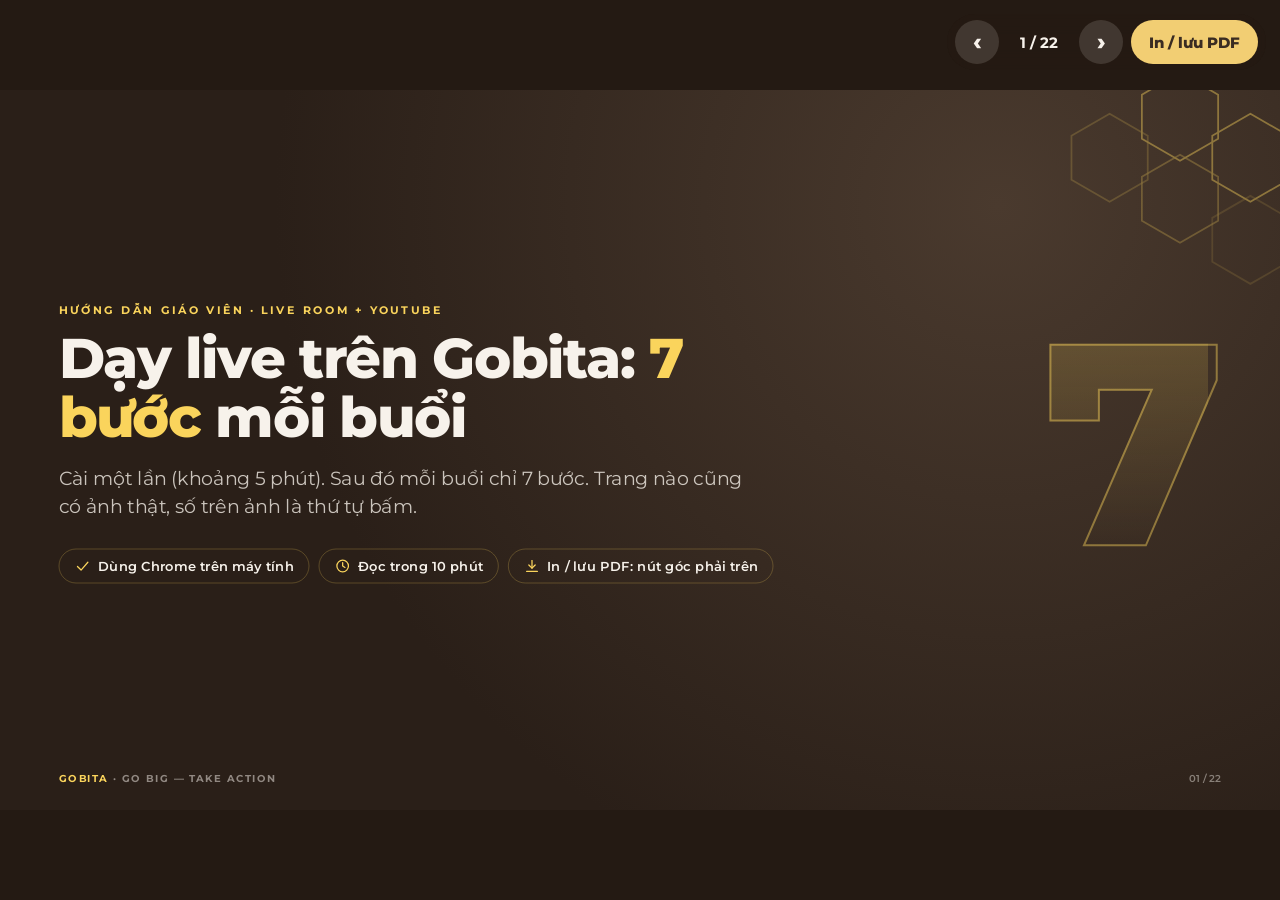
<file: guides/gv-live/index.html>
<!DOCTYPE html>
<html lang="vi"><head><meta charset="UTF-8"><meta name="viewport" content="width=device-width, initial-scale=1">
<title>Dạy live trên Gobita · Hướng dẫn giáo viên</title>
<meta name="description" content="Hướng dẫn 7 bước dạy trực tiếp trên Gobita Live Room kết hợp YouTube Live & Google Meet cho giảng viên.">
<meta property="og:type" content="website">
<meta property="og:site_name" content="Gobita Learn">
<meta property="og:title" content="Gobita Learn — Hướng dẫn dạy Live Room">
<meta property="og:description" content="Hướng dẫn 7 bước dạy trực tiếp trên Gobita Live Room kết hợp YouTube Live & Google Meet cho giảng viên.">
<meta property="og:url" content="https://gobitangocbao.github.io/gobita-learn-live/guides/gv-live/?v=2026">
<meta property="og:image" content="https://gobitangocbao.github.io/gobita-learn-live/materials/brand/og-gobita-2026.png">
<meta property="og:image:secure_url" content="https://gobitangocbao.github.io/gobita-learn-live/materials/brand/og-gobita-2026.png">
<meta property="og:image:type" content="image/png">
<meta property="og:image:width" content="1200">
<meta property="og:image:height" content="630">
<meta property="og:image:alt" content="Gobita Learn — Học AI bằng thực hành mỗi ngày">
<meta name="twitter:card" content="summary_large_image">
<meta name="twitter:image" content="https://gobitangocbao.github.io/gobita-learn-live/materials/brand/og-gobita-2026.png">
<link rel="image_src" href="https://gobitangocbao.github.io/gobita-learn-live/materials/brand/og-gobita-2026.png">
<style>@font-face{font-family:'Montserrat';font-weight:400;font-display:swap;src:url(../../assets/fonts/mont-400.woff2) format('woff2')}
@font-face{font-family:'Montserrat';font-weight:600;font-display:swap;src:url(../../assets/fonts/mont-600.woff2) format('woff2')}
@font-face{font-family:'Montserrat';font-weight:700;font-display:swap;src:url(../../assets/fonts/mont-700.woff2) format('woff2')}
@font-face{font-family:'Montserrat';font-weight:800;font-display:swap;src:url(../../assets/fonts/mont-800.woff2) format('woff2')}
:root{
  --espresso:#3A2C22;--cocoa:#6B5044;--taupe:#8A7B6D;--greige:#B3A595;
  --sand:#EDE4D8;--linen:#F7F2EB;--face:#FFFCF8;
  --cam:#F97300;--gold:#FAD45C;--p-brown:#DAB7A0;--p-terra:#E6C3A7;
  --g-bar:linear-gradient(90deg,#C97B4E,#E0A24F,#F2CE73);
  --g-dot:linear-gradient(180deg,#D08A5E,#B5673C);
  --sans:'Montserrat',system-ui,sans-serif;
  --stage-bg:#241a13;
}
html,body{width:100%;height:100%;margin:0;overflow:hidden;background:var(--stage-bg)}
*{box-sizing:border-box}
.deck-viewport{position:fixed;inset:0;overflow:hidden;background:var(--stage-bg)}
.deck-stage{position:absolute;left:0;top:0;width:1920px;height:1080px;overflow:hidden;transform-origin:0 0}
.slide{position:absolute;inset:0;width:1920px;height:1080px;overflow:hidden;visibility:hidden;opacity:0;pointer-events:none;
  font-family:var(--sans);color:var(--espresso);padding:70px 88px 90px;display:flex;flex-direction:column}
.slide.active{visibility:visible;opacity:1;pointer-events:auto;z-index:1}
.slide--light{background:radial-gradient(circle at 8% 4%,rgba(249,115,0,.05),transparent 42%),radial-gradient(circle at 96% 2%,rgba(250,212,92,.13),transparent 38%),var(--linen)}
.slide--dark{background:radial-gradient(circle at 78% 16%,#4A3A2E,#2A1F18 62%);color:#F7F2EB}
.hexa{position:absolute;top:-70px;right:-70px;width:440px;height:440px;pointer-events:none;opacity:.28}
.slide--dark .hexa{opacity:.42}
.brand{position:absolute;left:88px;bottom:38px;font-size:15px;font-weight:700;letter-spacing:.16em;color:var(--greige)}
.brand b{color:var(--cocoa)}
.slide--dark .brand{color:rgba(247,242,235,.5)}
.slide--dark .brand b{color:var(--gold)}
.pnum{position:absolute;right:88px;bottom:38px;font-size:15px;font-weight:600;color:var(--greige)}
.slide--dark .pnum{color:rgba(247,242,235,.45)}
.shead{flex:none;margin-bottom:30px;max-width:1500px}
.eyebrow{font-size:17px;letter-spacing:.2em;text-transform:uppercase;font-weight:700;color:#C97B4E}
.slide--dark .eyebrow{color:var(--gold)}
.stitle{font-size:58px;font-weight:800;letter-spacing:-.02em;line-height:1.08;margin:14px 0 0}
.stitle em,.ctitle em{font-style:normal;color:var(--cam)}
.slide--dark .stitle em,.slide--dark .ctitle em{color:var(--gold)}
.slead{font-size:22px;color:var(--taupe);line-height:1.55;margin:14px 0 0}
.ctitle{font-size:84px;font-weight:800;letter-spacing:-.025em;line-height:1.05;margin:18px 0 0}
.clead{font-size:28px;line-height:1.55;color:rgba(247,242,235,.78);margin:26px 0 0;max-width:1050px}
.fill{flex:1;min-height:0;display:flex;flex-direction:column;justify-content:center}
.divi{flex:1;min-height:0;display:flex;align-items:center;gap:60px;justify-content:space-between}
.divi__txt{flex:1;max-width:1150px}
.divi__n{flex:none;margin-right:20px;font-size:430px;font-weight:800;line-height:.72;letter-spacing:-.06em;color:transparent;
  -webkit-text-stroke:3px rgba(250,212,92,.44);background:linear-gradient(180deg,rgba(250,212,92,.18),rgba(250,212,92,0));-webkit-background-clip:text;background-clip:text}
.chips{display:flex;gap:14px;flex-wrap:wrap;margin-top:40px}
.chips > span{display:inline-flex;align-items:center;gap:10px;font-size:20px;font-weight:600;color:#F7F2EB;border:1px solid rgba(250,212,92,.35);border-radius:999px;padding:12px 22px}
/* icons: line set, currentColor */
.ic{display:inline-flex;width:40px;height:40px;flex:none}
.ic svg{width:100%;height:100%}
.ic--s{width:26px;height:26px;color:#C97B4E;vertical-align:-6px}
.slide--dark .ic--s{color:var(--gold)}
.ic--g{width:64px;height:64px;padding:13px;border-radius:18px;color:#fff;background:var(--g-dot);margin-bottom:18px}
/* tiles */
.bento{display:grid;gap:24px}
.bento.c3{grid-template-columns:repeat(3,1fr)}
.bento.c2{grid-template-columns:repeat(2,1fr)}
.tile{background:var(--face);border:1px solid rgba(179,165,149,.5);border-radius:26px;padding:34px 36px;position:relative;overflow:hidden;display:flex;flex-direction:column}
.tile--sand{background:var(--sand)}
.tile__bar{position:absolute;left:0;right:0;top:0;height:6px;background:var(--g-bar)}
.tile__k{font-size:15px;letter-spacing:.18em;text-transform:uppercase;font-weight:700;color:#C97B4E}
.tile__t{font-size:34px;font-weight:800;letter-spacing:-.01em;margin:10px 0 0;line-height:1.15}
.tile__d{font-size:24px;line-height:1.6;color:var(--cocoa);margin:14px 0 0}
.tile p{font-size:22px;line-height:1.55;margin:18px 0 0;color:var(--cocoa)}
.note{margin-top:26px;background:var(--p-terra);border-radius:16px;padding:18px 24px;font-size:21px;line-height:1.5;color:var(--espresso);font-weight:600}
.note .ic--s{color:var(--cocoa)}
.col-txt .note{margin-top:20px}
/* layout */
.row{min-height:0;max-height:100%;display:grid;grid-template-columns:minmax(0,1.25fr) minmax(0,1fr);gap:56px;align-items:center}
.col-shot{min-width:0;display:flex;justify-content:center;align-items:center}
.col-shot.two{flex-direction:column;gap:22px}
.col-txt{min-width:0}
.col-txt.wide{display:flex;flex-direction:column}
.stack{min-height:0;display:flex;flex-direction:column;gap:26px}
.stack .shot{max-height:560px}
.row2{display:grid;grid-template-columns:1fr;gap:10px;max-width:1500px}
/* screenshot + numbered callouts */
.shot{position:relative;margin:0;border-radius:14px;overflow:hidden;box-shadow:0 10px 30px rgba(58,44,34,.18);border:1px solid rgba(179,165,149,.6);width:max-content;max-width:100%;line-height:0}
.shot img{display:block;max-width:100%;max-height:inherit;width:auto;height:auto}
.hl{position:absolute;border:4px solid var(--cam);border-radius:12px;box-shadow:0 0 0 4px rgba(249,115,0,.18)}
.hl b{position:absolute;left:-18px;top:-18px;width:38px;height:38px;border-radius:50%;background:var(--g-dot);color:#fff;font:800 20px/38px var(--sans);text-align:center;box-shadow:0 2px 6px rgba(58,44,34,.35)}
/* steps */
.steps{list-style:none;margin:0;padding:0;display:flex;flex-direction:column;gap:22px}
.steps li{display:flex;gap:20px;align-items:flex-start;font-size:25px;line-height:1.5}
.n{flex:none;width:46px;height:46px;border-radius:50%;background:var(--g-dot);color:#fff;font:800 22px/46px var(--sans);text-align:center}
/* overview flow */
.flow{display:grid;grid-template-columns:repeat(7,1fr);gap:16px;align-items:stretch;min-height:400px}
.fs{background:var(--sand);border-radius:22px;padding:28px 22px;display:flex;flex-direction:column;gap:14px;position:relative}
.fs__t{font-size:25px;font-weight:800;line-height:1.25}
.fs__w{font-size:20px;line-height:1.45;color:var(--cocoa)}
/* 4-up */
.grid4{display:grid;grid-template-columns:1fr 1fr;gap:18px 40px;flex:1;min-height:0}
.g{min-width:0;display:flex;flex-direction:column;align-items:flex-start}
.g{align-items:center}.g .shot{max-height:330px}
.g p{font-size:21px;margin:10px 0 0;line-height:1.4}
.g p b:first-child{display:inline-block;width:30px;height:30px;border-radius:50%;background:var(--g-dot);color:#fff;text-align:center;line-height:30px;font-size:16px;margin-right:6px}
.grid4 + .note{margin-top:16px}
.ok,.ng{display:flex;gap:12px;align-items:flex-start}
/* table */
.tb{width:100%;border-collapse:separate;border-spacing:0 12px;font-size:24px}
.tb th{text-align:left;font-size:15px;letter-spacing:.18em;text-transform:uppercase;color:#C97B4E;padding:0 28px}
.tb td{background:var(--face);padding:20px 28px;line-height:1.45;border-top:1px solid rgba(179,165,149,.5);border-bottom:1px solid rgba(179,165,149,.5)}
.tb td:first-child{font-weight:800;width:31%;border-left:1px solid rgba(179,165,149,.5);border-radius:16px 0 0 16px}
.tb td:last-child{color:var(--cocoa);border-right:1px solid rgba(179,165,149,.5);border-radius:0 16px 16px 0}
/* cheat sheet */
.cheat{display:grid;grid-template-columns:1fr 1fr;gap:18px 40px;font-size:27px;line-height:1.4}
.cheat div{display:flex;gap:18px;align-items:center;background:#3E3027;border:1px solid rgba(250,212,92,.22);border-radius:18px;padding:18px 22px}
/* nav bar (outside the stage) */
.bar{position:fixed;top:14px;right:14px;z-index:1000;display:flex;align-items:center;gap:8px;background:rgba(36,26,19,.72);backdrop-filter:blur(10px);padding:6px 8px;border-radius:999px;font-family:var(--sans)}
.bar button{border:0;cursor:pointer;font-family:var(--sans);font-weight:800;border-radius:999px;background:rgba(247,242,235,.14);color:#F7F2EB;min-width:44px;height:44px;font-size:24px;line-height:1}
.bar button:hover{background:rgba(247,242,235,.26)}
.bar .pr{font-size:15px;padding:0 18px;background:#F2CE73;color:#3A2C22}
.bar span{color:#F7F2EB;font-size:15px;font-weight:700;min-width:64px;text-align:center}
@media print{
  @page{size:1920px 1080px;margin:0}
  html,body{width:1920px;height:auto;overflow:visible;background:#fff}
  .deck-viewport{position:static;overflow:visible}
  .deck-stage{position:static;width:auto;height:auto;transform:none!important}
  .slide{position:relative;visibility:visible!important;opacity:1!important;break-after:page;page-break-after:always;-webkit-print-color-adjust:exact;print-color-adjust:exact}
  .slide:last-child{break-after:auto}
  .bar{display:none!important}
}

.row.ws{grid-template-columns:minmax(0,1.75fr) minmax(0,1fr);gap:44px}
.row.ws .steps li{font-size:23px}
.row2.three .steps{display:grid;grid-template-columns:repeat(3,1fr);gap:28px}
.row2.three{max-width:none}
.stack .shot{width:100%}.stack .shot img{width:100%}
.mics .shot{margin-top:8px;max-width:100%}.mics .shot img{width:520px}.mics p{margin-top:14px}
</style></head><body>
<div class="deck-viewport"><div class="deck-stage" id="stage">
<section class="slide slide--dark" data-i="1"><svg class="hexa" viewBox="0 0 200 200" fill="none" aria-hidden="true"><g stroke="#FAD45C" stroke-width="1.2"><path d="M100 20 L126 35 L126 65 L100 80 L74 65 L74 35 Z"/><path d="M148 48 L174 63 L174 93 L148 108 L122 93 L122 63 Z"/><path d="M100 76 L126 91 L126 121 L100 136 L74 121 L74 91 Z" opacity=".6"/><path d="M52 48 L78 63 L78 93 L52 108 L26 93 L26 63 Z" opacity=".45"/><path d="M148 104 L174 119 L174 149 L148 164 L122 149 L122 119 Z" opacity=".3"/></g></svg><div class="divi"><div class="divi__txt">
<div class="eyebrow">Hướng dẫn giáo viên · Live Room + YouTube</div>
<h1 class="ctitle">Dạy live trên Gobita: <em>7 bước</em> mỗi buổi</h1>
<p class="clead">Cài một lần (khoảng 5 phút). Sau đó mỗi buổi chỉ 7 bước. Trang nào cũng có ảnh thật, số trên ảnh là thứ tự bấm.</p>
<div class="chips"><span><span class="ic ic--s"><svg viewBox="0 0 24 24" fill="none" stroke="currentColor" stroke-width="1.75" stroke-linecap="round" stroke-linejoin="round" aria-hidden="true"><path d="M4.8 12.6 9.8 17.6 19.2 6.8"/></svg></span> Dùng Chrome trên máy tính</span><span><span class="ic ic--s"><svg viewBox="0 0 24 24" fill="none" stroke="currentColor" stroke-width="1.75" stroke-linecap="round" stroke-linejoin="round" aria-hidden="true"><circle cx="12" cy="12" r="8"/><path d="M12 7.2V12l3.2 2"/></svg></span> Đọc trong 10 phút</span><span><span class="ic ic--s"><svg viewBox="0 0 24 24" fill="none" stroke="currentColor" stroke-width="1.75" stroke-linecap="round" stroke-linejoin="round" aria-hidden="true"><path d="M12 4.4V15"/><path d="M7.6 10.6 12 15l4.4-4.4"/><path d="M4.6 19.6h14.8"/></svg></span> In / lưu PDF: nút góc phải trên</span></div>
</div><div class="divi__n">7</div></div><div class="brand"><b>GOBITA</b> · GO BIG — TAKE ACTION</div><div class="pnum">01 / 22</div></section>
<section class="slide slide--light" data-i="2"><svg class="hexa" viewBox="0 0 200 200" fill="none" aria-hidden="true"><g stroke="#FAD45C" stroke-width="1.2"><path d="M100 20 L126 35 L126 65 L100 80 L74 65 L74 35 Z"/><path d="M148 48 L174 63 L174 93 L148 108 L122 93 L122 63 Z"/><path d="M100 76 L126 91 L126 121 L100 136 L74 121 L74 91 Z" opacity=".6"/><path d="M52 48 L78 63 L78 93 L52 108 L26 93 L26 63 Z" opacity=".45"/><path d="M148 104 L174 119 L174 149 L148 164 L122 149 L122 119 Z" opacity=".3"/></g></svg><div class="shead"><div class="eyebrow">Bức tranh chung</div><h2 class="stitle">Một buổi live = <em>3 cửa sổ</em> cùng mở</h2></div><div class="fill"><div class="bento c3">
<div class="tile"><div class="tile__bar"></div><span class="ic ic--g"><svg viewBox="0 0 24 24" fill="none" stroke="currentColor" stroke-width="1.75" stroke-linecap="round" stroke-linejoin="round" aria-hidden="true"><rect x="9.2" y="3.4" width="5.6" height="10.6" rx="2.8"/><path d="M5.8 11.6v1.2a6.2 6.2 0 0 0 12.4 0v-1.2"/><path d="M12 19.2v1.4M8.8 20.6h6.4"/></svg></span><div class="tile__k">Cửa sổ 1</div><div class="tile__t">Google Meet</div><div class="tile__d">Để <b>nói và nghe</b>. Tiếng tới ngay. Không chia sẻ màn hình ở Meet.</div></div>
<div class="tile"><div class="tile__bar"></div><span class="ic ic--g"><svg viewBox="0 0 24 24" fill="none" stroke="currentColor" stroke-width="1.75" stroke-linecap="round" stroke-linejoin="round" aria-hidden="true"><rect x="3.6" y="6.4" width="12" height="11.2" rx="2.2"/><path d="M15.6 10.8 20.4 8.2v7.6l-4.8-2.6z"/></svg></span><div class="tile__k">Cửa sổ 2</div><div class="tile__t">YouTube Studio</div><div class="tile__d">Để <b>chia sẻ màn hình</b>. Học viên thấy ngay trong Live Room. Bản ghi tự lưu trên kênh Gobita.</div></div>
<div class="tile"><div class="tile__bar"></div><span class="ic ic--g"><svg viewBox="0 0 24 24" fill="none" stroke="currentColor" stroke-width="1.75" stroke-linecap="round" stroke-linejoin="round" aria-hidden="true"><path d="M20.4 11.9a7.6 7.6 0 0 1-11 6.8l-4.8 1.4 1.4-4.5A7.6 7.6 0 1 1 20.4 11.9z"/><path d="M9.2 11h5.6M9.2 14.2h3.4"/></svg></span><div class="tile__k">Cửa sổ 3</div><div class="tile__t">Gobita Live Room</div><div class="tile__d">Bảng lệnh cho cả lớp chép · xem học viên gõ · trả lời riêng từng em.</div></div>
</div>
<div class="note"><span class="ic ic--s"><svg viewBox="0 0 24 24" fill="none" stroke="currentColor" stroke-width="1.75" stroke-linecap="round" stroke-linejoin="round" aria-hidden="true"><circle cx="12" cy="12" r="8"/><path d="M12 7.2V12l3.2 2"/></svg></span> Hình trên YouTube chậm hơn thật <b>6–7 giây</b> (đo ở buổi thử 7/11). Bình thường. Nói xong, chờ vài giây rồi hỏi lớp.</div></div><div class="brand"><b>GOBITA</b> · GO BIG — TAKE ACTION</div><div class="pnum">02 / 22</div></section>
<section class="slide slide--dark" data-i="3"><svg class="hexa" viewBox="0 0 200 200" fill="none" aria-hidden="true"><g stroke="#FAD45C" stroke-width="1.2"><path d="M100 20 L126 35 L126 65 L100 80 L74 65 L74 35 Z"/><path d="M148 48 L174 63 L174 93 L148 108 L122 93 L122 63 Z"/><path d="M100 76 L126 91 L126 121 L100 136 L74 121 L74 91 Z" opacity=".6"/><path d="M52 48 L78 63 L78 93 L52 108 L26 93 L26 63 Z" opacity=".45"/><path d="M148 104 L174 119 L174 149 L148 164 L122 149 L122 119 Z" opacity=".3"/></g></svg><div class="divi"><div class="divi__txt"><div class="eyebrow">Phần 1</div><h1 class="ctitle">Cài <em>một lần</em>, dùng mãi</h1><p class="clead">4 việc. Chỉ làm ở lần đầu tiên.</p></div><div class="divi__n">1</div></div><div class="brand"><b>GOBITA</b> · GO BIG — TAKE ACTION</div><div class="pnum">03 / 22</div></section>
<section class="slide slide--light" data-i="4"><svg class="hexa" viewBox="0 0 200 200" fill="none" aria-hidden="true"><g stroke="#FAD45C" stroke-width="1.2"><path d="M100 20 L126 35 L126 65 L100 80 L74 65 L74 35 Z"/><path d="M148 48 L174 63 L174 93 L148 108 L122 93 L122 63 Z"/><path d="M100 76 L126 91 L126 121 L100 136 L74 121 L74 91 Z" opacity=".6"/><path d="M52 48 L78 63 L78 93 L52 108 L26 93 L26 63 Z" opacity=".45"/><path d="M148 104 L174 119 L174 149 L148 164 L122 149 L122 119 Z" opacity=".3"/></g></svg><div class="shead"><div class="eyebrow">Cài 1/4 · Nhận lời mời vào kênh Gobita</div><h2 class="stitle">Mở email mời, bấm <em>2 nút</em></h2></div><div class="fill"><div class="row"><div class="col-shot"><figure class="shot" style="max-height:780px"><img src="img/yt-00-invite.jpg" alt="Email mời của YouTube"><div class="hl" style="left:5.00%;top:44.00%;width:32.00%;height:10.60%"><b>1</b></div><div class="hl" style="left:5.00%;top:71.80%;width:34.00%;height:10.60%"><b>2</b></div></figure></div>
<div class="col-txt"><ol class="steps"><li><b class="n">1</b><div><b>CREATE CHANNEL</b>: tạo kênh YouTube cho Gmail của bạn. Đặt tên gì cũng được. Kênh này chỉ để đăng nhập.</div></li><li><b class="n">2</b><div><b>ACCEPT INVITATION</b>: nhận lời mời. Xong.</div></li></ol>
<div class="note"><span class="ic ic--s"><svg viewBox="0 0 24 24" fill="none" stroke="currentColor" stroke-width="1.75" stroke-linecap="round" stroke-linejoin="round" aria-hidden="true"><path d="M12 3.8 20.8 19a1.6 1.6 0 0 1-1.4 2.2H4.6A1.6 1.6 0 0 1 3.2 19z"/><path d="M12 9.6v4.2M12 17.2h.01"/></svg></span> Lời mời hết hạn sau <b>30 ngày</b>. Hết hạn thì nhắn chủ kênh mời lại.</div>
<div class="note"><span class="ic ic--s"><svg viewBox="0 0 24 24" fill="none" stroke="currentColor" stroke-width="1.75" stroke-linecap="round" stroke-linejoin="round" aria-hidden="true"><path d="M4.8 12.6 9.8 17.6 19.2 6.8"/></svg></span> Bạn được quyền <b>Editor (Limited)</b>: phát live, tạo nội dung. Không xoá được video, không thấy doanh thu.</div></div></div></div><div class="brand"><b>GOBITA</b> · GO BIG — TAKE ACTION</div><div class="pnum">04 / 22</div></section>
<section class="slide slide--light" data-i="5"><svg class="hexa" viewBox="0 0 200 200" fill="none" aria-hidden="true"><g stroke="#FAD45C" stroke-width="1.2"><path d="M100 20 L126 35 L126 65 L100 80 L74 65 L74 35 Z"/><path d="M148 48 L174 63 L174 93 L148 108 L122 93 L122 63 Z"/><path d="M100 76 L126 91 L126 121 L100 136 L74 121 L74 91 Z" opacity=".6"/><path d="M52 48 L78 63 L78 93 L52 108 L26 93 L26 63 Z" opacity=".45"/><path d="M148 104 L174 119 L174 149 L148 164 L122 149 L122 119 Z" opacity=".3"/></g></svg><div class="shead"><div class="eyebrow">Cài 2/4 · Vào đúng kênh</div><h2 class="stitle">Thấy <em>"You're an editor"</em> là đúng kênh Gobita</h2></div><div class="fill"><div class="stack"><figure class="shot" style=""><img src="img/yt-09-editor.jpg" alt="YouTube Studio của kênh Gobita"><div class="hl" style="left:89.30%;top:0.40%;width:10.50%;height:7.40%"><b>1</b></div><div class="hl" style="left:0.40%;top:15.60%;width:11.60%;height:6.40%"><b>2</b></div></figure>
<div class="row2"><ol class="steps"><li><b class="n">1</b><div>Mở <b>studio.youtube.com</b>. Góc phải trên phải ghi <b>"You're an editor"</b>. Chưa thấy: bấm ảnh đại diện, chọn kênh Gobita.</div></li><li><b class="n">2</b><div>Menu trái: <b>Webcam</b> là nơi bắt đầu mỗi buổi phát.</div></li></ol></div></div></div><div class="brand"><b>GOBITA</b> · GO BIG — TAKE ACTION</div><div class="pnum">05 / 22</div></section>
<section class="slide slide--light" data-i="6"><svg class="hexa" viewBox="0 0 200 200" fill="none" aria-hidden="true"><g stroke="#FAD45C" stroke-width="1.2"><path d="M100 20 L126 35 L126 65 L100 80 L74 65 L74 35 Z"/><path d="M148 48 L174 63 L174 93 L148 108 L122 93 L122 63 Z"/><path d="M100 76 L126 91 L126 121 L100 136 L74 121 L74 91 Z" opacity=".6"/><path d="M52 48 L78 63 L78 93 L52 108 L26 93 L26 63 Z" opacity=".45"/><path d="M148 104 L174 119 L174 149 L148 164 L122 149 L122 119 Z" opacity=".3"/></g></svg><div class="shead"><div class="eyebrow">Cài 3/4 · Lần đầu phát bằng webcam</div><h2 class="stitle">YouTube hỏi 3 câu, chỉ ở <em>lần đầu</em></h2></div><div class="fill"><div class="row"><div class="col-shot two"><figure class="shot" style=""><img src="img/yt-01-now.jpg" alt="Chọn Now"><div class="hl" style="left:81.80%;top:40.20%;width:9.60%;height:16.80%"><b>1</b></div></figure><figure class="shot" style=""><img src="img/yt-02-webcam.jpg" alt="Chọn Built-in webcam"><div class="hl" style="left:72.00%;top:30.20%;width:19.20%;height:17.60%"><b>2</b></div></figure></div>
<div class="col-txt"><ol class="steps"><li><b class="n">1</b><div><b>Now</b>: phát ngay (bạn vẫn xem lại cài đặt trước khi lên sóng).</div></li><li><b class="n">2</b><div><b>Built-in webcam</b>: dùng webcam của máy. Không chọn "Streaming software".</div></li><li><b class="n">3</b><div>Chrome hỏi camera và micro: chọn <b>"Cho phép mỗi khi truy cập trang web"</b>.</div></li></ol></div></div></div><div class="brand"><b>GOBITA</b> · GO BIG — TAKE ACTION</div><div class="pnum">06 / 22</div></section>
<section class="slide slide--light" data-i="7"><svg class="hexa" viewBox="0 0 200 200" fill="none" aria-hidden="true"><g stroke="#FAD45C" stroke-width="1.2"><path d="M100 20 L126 35 L126 65 L100 80 L74 65 L74 35 Z"/><path d="M148 48 L174 63 L174 93 L148 108 L122 93 L122 63 Z"/><path d="M100 76 L126 91 L126 121 L100 136 L74 121 L74 91 Z" opacity=".6"/><path d="M52 48 L78 63 L78 93 L52 108 L26 93 L26 63 Z" opacity=".45"/><path d="M148 104 L174 119 L174 149 L148 164 L122 149 L122 119 Z" opacity=".3"/></g></svg><div class="shead"><div class="eyebrow">Cài 4/4 · Hình và tiếng (máy Mac)</div><h2 class="stitle">Làm mờ phía sau bạn, chỉnh micro <em>đủ to</em></h2></div><div class="fill"><div class="row"><div class="col-shot"><figure class="shot" style="max-height:700px"><img src="img/yt-10-effects.jpg" alt="Bảng hiệu ứng camera của máy Mac"><div class="hl" style="left:4.00%;top:20.00%;width:92.00%;height:9.60%"><b>2</b></div><div class="hl" style="left:4.00%;top:61.60%;width:92.00%;height:10.60%"><b>3</b></div></figure></div>
<div class="col-txt"><ol class="steps"><li><b class="n">1</b><div>Mở Studio → <b>Webcam</b> (camera bật). Bấm <b>biểu tượng camera xanh lá</b> ở mép trên cùng màn hình → bảng "Google Chrome" hiện ra.</div></li><li><b class="n">2</b><div><b>Chân dung</b>: làm mờ phía sau bạn.</div></li><li><b class="n">3</b><div>Hoặc <b>Nền</b>: thay phía sau bằng một màu. Biểu tượng <b>xanh lá</b> là đang bật.</div></li><li><b class="n">4</b><div>Học viên nghe nhỏ: <b>Cài đặt hệ thống → Âm thanh → Đầu vào</b> → kéo <b>Âm lượng đầu vào</b> lên khoảng 3/4.</div></li></ol>
<div class="note"><span class="ic ic--s"><svg viewBox="0 0 24 24" fill="none" stroke="currentColor" stroke-width="1.75" stroke-linecap="round" stroke-linejoin="round" aria-hidden="true"><path d="M12 3.8 20.8 19a1.6 1.6 0 0 1-1.4 2.2H4.6A1.6 1.6 0 0 1 3.2 19z"/><path d="M12 9.6v4.2M12 17.2h.01"/></svg></span> Cần Mac chip Apple (M1 trở lên). Máy Windows: bỏ qua trang này.</div></div></div></div><div class="brand"><b>GOBITA</b> · GO BIG — TAKE ACTION</div><div class="pnum">07 / 22</div></section>
<section class="slide slide--dark" data-i="8"><svg class="hexa" viewBox="0 0 200 200" fill="none" aria-hidden="true"><g stroke="#FAD45C" stroke-width="1.2"><path d="M100 20 L126 35 L126 65 L100 80 L74 65 L74 35 Z"/><path d="M148 48 L174 63 L174 93 L148 108 L122 93 L122 63 Z"/><path d="M100 76 L126 91 L126 121 L100 136 L74 121 L74 91 Z" opacity=".6"/><path d="M52 48 L78 63 L78 93 L52 108 L26 93 L26 63 Z" opacity=".45"/><path d="M148 104 L174 119 L174 149 L148 164 L122 149 L122 119 Z" opacity=".3"/></g></svg><div class="divi"><div class="divi__txt"><div class="eyebrow">Phần 2</div><h1 class="ctitle">Mỗi buổi học: <em>7 bước</em></h1><p class="clead">Làm trước giờ học 10 phút. Xong bước 7 là lớp vào được.</p></div><div class="divi__n">2</div></div><div class="brand"><b>GOBITA</b> · GO BIG — TAKE ACTION</div><div class="pnum">08 / 22</div></section>
<section class="slide slide--light" data-i="9"><svg class="hexa" viewBox="0 0 200 200" fill="none" aria-hidden="true"><g stroke="#FAD45C" stroke-width="1.2"><path d="M100 20 L126 35 L126 65 L100 80 L74 65 L74 35 Z"/><path d="M148 48 L174 63 L174 93 L148 108 L122 93 L122 63 Z"/><path d="M100 76 L126 91 L126 121 L100 136 L74 121 L74 91 Z" opacity=".6"/><path d="M52 48 L78 63 L78 93 L52 108 L26 93 L26 63 Z" opacity=".45"/><path d="M148 104 L174 119 L174 149 L148 164 L122 149 L122 119 Z" opacity=".3"/></g></svg><div class="shead"><div class="eyebrow">Mỗi buổi · Toàn cảnh</div><h2 class="stitle">7 bước, theo đúng <em>thứ tự</em> này</h2></div><div class="fill"><div class="flow"><div class="fs"><b class="n">1</b><div class="fs__t">Mở Google Meet</div><div class="fs__w">Như mọi khi, để nói chuyện</div></div><div class="fs"><b class="n">2</b><div class="fs__t">Studio → Webcam</div><div class="fs__w">Điền tên buổi + 3 ô bắt buộc</div></div><div class="fs"><b class="n">3</b><div class="fs__t">Unlisted → Done</div><div class="fs__w">Không công khai</div></div><div class="fs"><b class="n">4</b><div class="fs__t">GO LIVE → chia sẻ màn hình</div><div class="fs__w">Bật micro · chọn 1 tab</div></div><div class="fs"><b class="n">5</b><div class="fs__t">Copy link trang Studio</div><div class="fs__w">Thanh địa chỉ</div></div><div class="fs"><b class="n">6</b><div class="fs__t">Live Room: dán 2 link</div><div class="fs__w">Meet + YouTube, bấm Lưu</div></div><div class="fs"><b class="n">7</b><div class="fs__t">Copy link mời</div><div class="fs__w">Gửi vào chat Meet / Zalo</div></div></div></div><div class="brand"><b>GOBITA</b> · GO BIG — TAKE ACTION</div><div class="pnum">09 / 22</div></section>
<section class="slide slide--light" data-i="10"><svg class="hexa" viewBox="0 0 200 200" fill="none" aria-hidden="true"><g stroke="#FAD45C" stroke-width="1.2"><path d="M100 20 L126 35 L126 65 L100 80 L74 65 L74 35 Z"/><path d="M148 48 L174 63 L174 93 L148 108 L122 93 L122 63 Z"/><path d="M100 76 L126 91 L126 121 L100 136 L74 121 L74 91 Z" opacity=".6"/><path d="M52 48 L78 63 L78 93 L52 108 L26 93 L26 63 Z" opacity=".45"/><path d="M148 104 L174 119 L174 149 L148 164 L122 149 L122 119 Z" opacity=".3"/></g></svg><div class="shead"><div class="eyebrow">Bước 2 · Studio → Webcam → Details</div><h2 class="stitle">Điền tên buổi và <em>3 ô bắt buộc</em></h2></div><div class="fill"><div class="grid4">
<div class="g"><figure class="shot" style=""><img src="img/yt-03-title.jpg" alt="Tên buổi"><div class="hl" style="left:4.20%;top:33.20%;width:90.40%;height:15.00%"><b>1</b></div></figure><p><b>1</b> Tên buổi, ví dụ "Gobita – Buổi 3"</p></div>
<div class="g"><figure class="shot" style=""><img src="img/yt-04-kids.jpg" alt="Không dành cho trẻ em"><div class="hl" style="left:4.00%;top:61.00%;width:24.40%;height:8.60%"><b>2</b></div></figure><p><b>2</b> "No, it's not made for kids"</p></div>
<div class="g"><figure class="shot" style=""><img src="img/yt-05-ai.jpg" alt="AI use: No"><div class="hl" style="left:3.40%;top:81.00%;width:8.20%;height:6.60%"><b>3</b></div></figure><p><b>3</b> AI use: <b>No</b> · bấm Next</p></div>
<div class="g"><figure class="shot" style=""><img src="img/yt-06-embed.jpg" alt="Allow embedding"><div class="hl" style="left:3.80%;top:24.00%;width:21.40%;height:8.40%"><b>4</b></div></figure><p><b>4</b> <b>Allow embedding</b> phải có dấu tích</p></div>
</div>
<div class="note"><span class="ic ic--s"><svg viewBox="0 0 24 24" fill="none" stroke="currentColor" stroke-width="1.75" stroke-linecap="round" stroke-linejoin="round" aria-hidden="true"><path d="M12 3.8 20.8 19a1.6 1.6 0 0 1-1.4 2.2H4.6A1.6 1.6 0 0 1 3.2 19z"/><path d="M12 9.6v4.2M12 17.2h.01"/></svg></span> Thiếu dấu tích ở ô 4, học viên sẽ <b>không thấy hình</b> trong Live Room. Các ô khác để nguyên.</div></div><div class="brand"><b>GOBITA</b> · GO BIG — TAKE ACTION</div><div class="pnum">10 / 22</div></section>
<section class="slide slide--light" data-i="11"><svg class="hexa" viewBox="0 0 200 200" fill="none" aria-hidden="true"><g stroke="#FAD45C" stroke-width="1.2"><path d="M100 20 L126 35 L126 65 L100 80 L74 65 L74 35 Z"/><path d="M148 48 L174 63 L174 93 L148 108 L122 93 L122 63 Z"/><path d="M100 76 L126 91 L126 121 L100 136 L74 121 L74 91 Z" opacity=".6"/><path d="M52 48 L78 63 L78 93 L52 108 L26 93 L26 63 Z" opacity=".45"/><path d="M148 104 L174 119 L174 149 L148 164 L122 149 L122 119 Z" opacity=".3"/></g></svg><div class="shead"><div class="eyebrow">Bước 3 · Visibility</div><h2 class="stitle">Chọn <em>Unlisted</em> rồi bấm Done</h2></div><div class="fill"><div class="row"><div class="col-shot"><figure class="shot" style="max-height:760px"><img src="img/yt-07-unlisted.jpg" alt="Chọn Unlisted"><div class="hl" style="left:6.40%;top:43.20%;width:14.40%;height:9.20%"><b>1</b></div><div class="hl" style="left:90.20%;top:89.20%;width:8.80%;height:8.40%"><b>2</b></div></figure></div>
<div class="col-txt"><ol class="steps"><li><b class="n">1</b><div><b>Unlisted</b>: chỉ người có link mới xem được. Không chọn Public.</div></li><li><b class="n">2</b><div><b>Done</b>. Ô ngày giờ (Schedule) điền sẵn, để nguyên.</div></li></ol></div></div></div><div class="brand"><b>GOBITA</b> · GO BIG — TAKE ACTION</div><div class="pnum">11 / 22</div></section>
<section class="slide slide--light" data-i="12"><svg class="hexa" viewBox="0 0 200 200" fill="none" aria-hidden="true"><g stroke="#FAD45C" stroke-width="1.2"><path d="M100 20 L126 35 L126 65 L100 80 L74 65 L74 35 Z"/><path d="M148 48 L174 63 L174 93 L148 108 L122 93 L122 63 Z"/><path d="M100 76 L126 91 L126 121 L100 136 L74 121 L74 91 Z" opacity=".6"/><path d="M52 48 L78 63 L78 93 L52 108 L26 93 L26 63 Z" opacity=".45"/><path d="M148 104 L174 119 L174 149 L148 164 L122 149 L122 119 Z" opacity=".3"/></g></svg><div class="shead"><div class="eyebrow">Bước 4 · Lên sóng</div><h2 class="stitle"><em>GO LIVE</em>, bật micro, chia sẻ 1 tab</h2></div><div class="fill"><div class="row"><div class="col-txt wide"><ol class="steps"><li><b class="n">1</b><div>Bấm <b>GO LIVE</b> ở góc phải trên. Lên sóng xong, chỗ đó đổi thành chữ đỏ <b>LIVE</b> và nút <b>End Stream</b>.</div></li><li><b class="n">2</b><div><b>Micro</b> dưới khung hình: có gạch chéo là đang tắt, bấm để bật. Nói thử: chấm đầu tiên chuyển xanh.</div></li><li><b class="n">3</b><div>Bấm nút <b>chia sẻ màn hình</b>: ô vuông có mũi tên lên, ngay bên phải micro. Nút này chỉ hiện <b>sau khi</b> đã GO LIVE.</div></li><li><b class="n">4</b><div>Chọn <b>1 thẻ (tab)</b>: thẻ bài giảng hoặc thẻ AI bạn đang dạy. Bấm Chia sẻ.</div></li></ol>
<figure class="shot" style="max-width:760px;margin-top:18px"><img src="img/yt-08-live.jpg" alt="Đã lên sóng: LIVE + End Stream"><div class="hl" style="left:45.20%;top:14.00%;width:40.80%;height:72.00%"><b>1</b></div></figure></div>
<div class="col-txt"><div class="tile tile--sand mics"><div class="tile__k">Micro</div>
<p class="ng"><span class="ic ic--s"><svg viewBox="0 0 24 24" fill="none" stroke="currentColor" stroke-width="1.75" stroke-linecap="round" stroke-linejoin="round" aria-hidden="true"><path d="M5.6 5.6 18.4 18.4M18.4 5.6 5.6 18.4"/></svg></span><span>Gạch chéo: học viên <b>không nghe</b> bạn</span></p><figure class="shot" style=""><img src="img/yt-11-mic-off.jpg" alt="Micro đang tắt"></figure>
<p class="ok"><span class="ic ic--s"><svg viewBox="0 0 24 24" fill="none" stroke="currentColor" stroke-width="1.75" stroke-linecap="round" stroke-linejoin="round" aria-hidden="true"><path d="M4.8 12.6 9.8 17.6 19.2 6.8"/></svg></span><span>Đã bật, đang nói</span></p><figure class="shot" style=""><img src="img/yt-11-mic-on.jpg" alt="Micro đã bật và nút chia sẻ màn hình"><div class="hl" style="left:48.50%;top:18.00%;width:14.00%;height:62.00%"><b>2</b></div><div class="hl" style="left:67.50%;top:18.00%;width:15.50%;height:62.00%"><b>3</b></div></figure></div>
<div class="tile tile--sand" style="margin-top:20px"><div class="tile__k">Đúng và sai</div>
<p class="ok"><span class="ic ic--s"><svg viewBox="0 0 24 24" fill="none" stroke="currentColor" stroke-width="1.75" stroke-linecap="round" stroke-linejoin="round" aria-hidden="true"><path d="M4.8 12.6 9.8 17.6 19.2 6.8"/></svg></span><span>Chia sẻ <b>1 tab</b>: học viên thấy rõ bài.</span></p>
<p class="ng"><span class="ic ic--s"><svg viewBox="0 0 24 24" fill="none" stroke="currentColor" stroke-width="1.75" stroke-linecap="round" stroke-linejoin="round" aria-hidden="true"><path d="M5.6 5.6 18.4 18.4M18.4 5.6 5.6 18.4"/></svg></span><span>Chia sẻ <b>cả màn hình</b>: hình lồng vào hình như gương soi gương (đã gặp ở buổi thử).</span></p></div></div></div></div><div class="brand"><b>GOBITA</b> · GO BIG — TAKE ACTION</div><div class="pnum">12 / 22</div></section>
<section class="slide slide--light" data-i="13"><svg class="hexa" viewBox="0 0 200 200" fill="none" aria-hidden="true"><g stroke="#FAD45C" stroke-width="1.2"><path d="M100 20 L126 35 L126 65 L100 80 L74 65 L74 35 Z"/><path d="M148 48 L174 63 L174 93 L148 108 L122 93 L122 63 Z"/><path d="M100 76 L126 91 L126 121 L100 136 L74 121 L74 91 Z" opacity=".6"/><path d="M52 48 L78 63 L78 93 L52 108 L26 93 L26 63 Z" opacity=".45"/><path d="M148 104 L174 119 L174 149 L148 164 L122 149 L122 119 Z" opacity=".3"/></g></svg><div class="shead"><div class="eyebrow">Bước 5 · Lấy link buổi phát</div><h2 class="stitle">Copy địa chỉ trang <em>Studio</em> đang mở</h2></div><div class="fill"><figure class="shot" style="max-width:1500px"><img src="img/yt-08-link.jpg" alt="Thanh địa chỉ của Studio"><div class="hl" style="left:24.60%;top:12.00%;width:70.40%;height:76.00%"><b>1</b></div></figure>
<div class="row2"><ol class="steps"><li><b class="n">1</b><div>Bấm vào <b>thanh địa chỉ</b> của trang Studio đang phát (bắt đầu bằng studio.youtube.com/video/…).</div></li><li><b class="n">2</b><div>Bấm <b>Ctrl + C</b> (máy Mac: <b>Cmd + C</b>).</div></li></ol>
<div class="note"><span class="ic ic--s"><svg viewBox="0 0 24 24" fill="none" stroke="currentColor" stroke-width="1.75" stroke-linecap="round" stroke-linejoin="round" aria-hidden="true"><path d="M10.2 13.8a4.4 4.4 0 0 0 6.6.5l2.4-2.4a4.4 4.4 0 0 0-6.2-6.2l-1.4 1.4"/><path d="M13.8 10.2a4.4 4.4 0 0 0-6.6-.5l-2.4 2.4a4.4 4.4 0 0 0 6.2 6.2l1.4-1.4"/></svg></span> Live Room nhận được cả link Studio, youtu.be/… và youtube.com/live/… Dán link nào cũng được.</div></div></div><div class="brand"><b>GOBITA</b> · GO BIG — TAKE ACTION</div><div class="pnum">13 / 22</div></section>
<section class="slide slide--light" data-i="14"><svg class="hexa" viewBox="0 0 200 200" fill="none" aria-hidden="true"><g stroke="#FAD45C" stroke-width="1.2"><path d="M100 20 L126 35 L126 65 L100 80 L74 65 L74 35 Z"/><path d="M148 48 L174 63 L174 93 L148 108 L122 93 L122 63 Z"/><path d="M100 76 L126 91 L126 121 L100 136 L74 121 L74 91 Z" opacity=".6"/><path d="M52 48 L78 63 L78 93 L52 108 L26 93 L26 63 Z" opacity=".45"/><path d="M148 104 L174 119 L174 149 L148 164 L122 149 L122 119 Z" opacity=".3"/></g></svg><div class="shead"><div class="eyebrow">Bước 6 và 7 · Gobita Live Room</div><h2 class="stitle">Dán <em>2 link</em>, rồi gửi link mời cho lớp</h2></div><div class="fill"><div class="stack"><figure class="shot" style=""><img src="img/gb-room.jpg" alt="Live Room của giáo viên"><div class="hl" style="left:11.55%;top:40.48%;width:80.43%;height:17.04%"><b>1</b></div><div class="hl" style="left:11.60%;top:59.16%;width:80.38%;height:17.04%"><b>2</b></div><div class="hl" style="left:14.35%;top:12.04%;width:10.65%;height:16.60%"><b>3</b></div></figure>
<div class="row2 three"><ol class="steps"><li><b class="n">1</b><div>Gobita → <b>Live Room</b> → <b>Mở phòng mới</b>. Dán link Meet vào ô <b>Link Google Meet</b> → <b>Lưu link</b>. Lần sau phòng mới tự nhớ link Meet.</div></li><li><b class="n">2</b><div>Dán link YouTube (bước 5) vào ô <b>Link YouTube live</b> → <b>Lưu link</b>.</div></li><li><b class="n">3</b><div>Bấm <b>Copy link mời</b>. Dán vào chat Meet hoặc Zalo của lớp. Học viên bấm link là vào phòng.</div></li></ol></div></div></div><div class="brand"><b>GOBITA</b> · GO BIG — TAKE ACTION</div><div class="pnum">14 / 22</div></section>
<section class="slide slide--light" data-i="15"><svg class="hexa" viewBox="0 0 200 200" fill="none" aria-hidden="true"><g stroke="#FAD45C" stroke-width="1.2"><path d="M100 20 L126 35 L126 65 L100 80 L74 65 L74 35 Z"/><path d="M148 48 L174 63 L174 93 L148 108 L122 93 L122 63 Z"/><path d="M100 76 L126 91 L126 121 L100 136 L74 121 L74 91 Z" opacity=".6"/><path d="M52 48 L78 63 L78 93 L52 108 L26 93 L26 63 Z" opacity=".45"/><path d="M148 104 L174 119 L174 149 L148 164 L122 149 L122 119 Z" opacity=".3"/></g></svg><div class="shead"><div class="eyebrow">Trong buổi học</div><h2 class="stitle">Đăng lệnh, xem lớp gõ, <em>trả lời riêng</em></h2></div><div class="fill"><div class="row ws"><div class="col-shot"><figure class="shot" style=""><img src="img/gb-class.jpg" alt="Bảng giáo viên và thẻ học viên"><div class="hl" style="left:2.21%;top:22.11%;width:39.90%;height:8.87%"><b>1</b></div><div class="hl" style="left:62.68%;top:1.88%;width:17.76%;height:21.42%"><b>2</b></div><div class="hl" style="left:45.33%;top:24.15%;width:52.46%;height:74.85%"><b>3</b></div></figure></div>
<div class="col-txt"><ol class="steps"><li><b class="n">1</b><div><b>Đăng lên bảng</b>: lệnh hoặc prompt cho cả lớp. Học viên bấm Copy là chép được.</div></li><li><b class="n">2</b><div><b>Thẻ học viên</b>: thấy chữ em đang gõ. Em cần giúp được xếp lên đầu.</div></li><li><b class="n">3</b><div>Bấm một thẻ: xem hết tin của em, bấm <b>Trả lời</b> hoặc gửi gợi ý riêng. Chỉ em đó thấy.</div></li></ol></div></div></div><div class="brand"><b>GOBITA</b> · GO BIG — TAKE ACTION</div><div class="pnum">15 / 22</div></section>
<section class="slide slide--light" data-i="16"><svg class="hexa" viewBox="0 0 200 200" fill="none" aria-hidden="true"><g stroke="#FAD45C" stroke-width="1.2"><path d="M100 20 L126 35 L126 65 L100 80 L74 65 L74 35 Z"/><path d="M148 48 L174 63 L174 93 L148 108 L122 93 L122 63 Z"/><path d="M100 76 L126 91 L126 121 L100 136 L74 121 L74 91 Z" opacity=".6"/><path d="M52 48 L78 63 L78 93 L52 108 L26 93 L26 63 Z" opacity=".45"/><path d="M148 104 L174 119 L174 149 L148 164 L122 149 L122 119 Z" opacity=".3"/></g></svg><div class="shead"><div class="eyebrow">Trong buổi học · Gửi tệp</div><h2 class="stitle">Gửi tệp <em>kèm ghi chú</em> cho cả lớp</h2></div><div class="fill"><div class="row"><div class="col-shot"><figure class="shot" style="max-height:780px"><img src="img/gb-files.jpg" alt="Bảng giáo viên: 2 tệp chờ gửi, ô ghi chú, nút Đăng 2 tệp lên bảng"><div class="hl" style="left:5.73%;top:54.14%;width:88.53%;height:12.23%"><b>1</b></div><div class="hl" style="left:5.73%;top:68.16%;width:88.53%;height:19.37%"><b>2</b></div><div class="hl" style="left:5.73%;top:9.42%;width:88.53%;height:30.49%"><b>3</b></div><div class="hl" style="left:5.73%;top:41.18%;width:88.53%;height:11.18%"><b>4</b></div></figure></div>
<div class="col-txt"><ol class="steps"><li><b class="n">1</b><div><b>Chọn tệp</b> hoặc <b>Chọn thư mục</b>. Cũng được: kéo thả tệp vào, hoặc dán ảnh chụp màn hình (Cmd + V). Tệp <b>chưa gửi</b> ngay.</div></li><li><b class="n">2</b><div>Tệp chờ dưới ô nhập. Bấm dấu <span class="ic ic--s"><svg viewBox="0 0 24 24" fill="none" stroke="currentColor" stroke-width="1.75" stroke-linecap="round" stroke-linejoin="round" aria-hidden="true"><path d="M5.6 5.6 18.4 18.4M18.4 5.6 5.6 18.4"/></svg></span> cạnh tên tệp để bỏ tệp đó. Mỗi lần tối đa 20 tệp, mỗi tệp ≤ 4 MB.</div></li><li><b class="n">3</b><div>Gõ <b>ghi chú</b> vào ô phía trên: tệp này để làm gì. Không bắt buộc.</div></li><li><b class="n">4</b><div>Bấm <b>Đăng N tệp lên bảng</b>. Cả lớp thấy tệp kèm ghi chú, bấm <b>Tải về</b>. Ghi chú được lưu trong biên bản.</div></li></ol>
<div class="note"><span class="ic ic--s"><svg viewBox="0 0 24 24" fill="none" stroke="currentColor" stroke-width="1.75" stroke-linecap="round" stroke-linejoin="round" aria-hidden="true"><circle cx="12" cy="8" r="3.8"/><path d="M4.8 20.2a7.4 7.4 0 0 1 14.4 0"/></svg></span> Gửi riêng 1 em: bấm thẻ của em, dùng nút tệp trong khung của em. Học viên gửi tệp cho bạn cũng theo đúng 4 bước này.</div></div></div></div><div class="brand"><b>GOBITA</b> · GO BIG — TAKE ACTION</div><div class="pnum">16 / 22</div></section>
<section class="slide slide--light" data-i="17"><svg class="hexa" viewBox="0 0 200 200" fill="none" aria-hidden="true"><g stroke="#FAD45C" stroke-width="1.2"><path d="M100 20 L126 35 L126 65 L100 80 L74 65 L74 35 Z"/><path d="M148 48 L174 63 L174 93 L148 108 L122 93 L122 63 Z"/><path d="M100 76 L126 91 L126 121 L100 136 L74 121 L74 91 Z" opacity=".6"/><path d="M52 48 L78 63 L78 93 L52 108 L26 93 L26 63 Z" opacity=".45"/><path d="M148 104 L174 119 L174 149 L148 164 L122 149 L122 119 Z" opacity=".3"/></g></svg><div class="shead"><div class="eyebrow">Trong buổi học · Câu hỏi nhanh</div><h2 class="stitle">Hỏi cả lớp <em>Có / Không</em>, thấy ngay ai trả lời gì</h2></div><div class="fill"><div class="stack"><figure class="shot" style=""><img src="img/gb-poll-hv.jpg" alt="Học viên thấy câu hỏi và 2 nút Có / Không"><div class="hl" style="left:80.58%;top:23.37%;width:17.50%;height:37.09%"><b>2</b></div></figure>
<figure class="shot" style=""><img src="img/gb-poll-gv.jpg" alt="Giáo viên thấy số Có / Không và tên từng em"><div class="hl" style="left:2.05%;top:46.28%;width:46.00%;height:44.63%"><b>3</b></div><div class="hl" style="left:85.79%;top:35.16%;width:12.15%;height:23.51%"><b>4</b></div></figure>
<div class="row2"><ol class="steps"><li><b class="n">1</b><div>Thẻ <b>Câu hỏi nhanh</b> (dưới ô link YouTube): gõ câu hỏi, ví dụ "Các em làm xong bài chưa?" (không bắt buộc) → <b>Hỏi cả lớp</b>.</div></li><li><b class="n">2</b><div>Ảnh trên: học viên thấy câu hỏi và 2 nút <b>Có</b> / <b>Không</b>. Bấm nút kia để đổi.</div></li><li><b class="n">3</b><div>Ảnh dưới: bạn thấy số <b>Có · Không · Chưa trả lời</b> và tên từng em.</div></li><li><b class="n">4</b><div><b>Kết thúc câu hỏi</b>: nút của học viên biến mất.</div></li></ol>
<div class="note"><span class="ic ic--s"><svg viewBox="0 0 24 24" fill="none" stroke="currentColor" stroke-width="1.75" stroke-linecap="round" stroke-linejoin="round" aria-hidden="true"><path d="M12 3.8 20.8 19a1.6 1.6 0 0 1-1.4 2.2H4.6A1.6 1.6 0 0 1 3.2 19z"/><path d="M12 9.6v4.2M12 17.2h.01"/></svg></span> Câu trả lời nhanh <b>không được lưu</b>: không có trong biên bản, không lên Google Sheet.</div></div></div></div><div class="brand"><b>GOBITA</b> · GO BIG — TAKE ACTION</div><div class="pnum">17 / 22</div></section>
<section class="slide slide--light" data-i="18"><svg class="hexa" viewBox="0 0 200 200" fill="none" aria-hidden="true"><g stroke="#FAD45C" stroke-width="1.2"><path d="M100 20 L126 35 L126 65 L100 80 L74 65 L74 35 Z"/><path d="M148 48 L174 63 L174 93 L148 108 L122 93 L122 63 Z"/><path d="M100 76 L126 91 L126 121 L100 136 L74 121 L74 91 Z" opacity=".6"/><path d="M52 48 L78 63 L78 93 L52 108 L26 93 L26 63 Z" opacity=".45"/><path d="M148 104 L174 119 L174 149 L148 164 L122 149 L122 119 Z" opacity=".3"/></g></svg><div class="shead"><div class="eyebrow">Học viên thấy gì</div><h2 class="stitle">Màn hình của bạn <em>bên trái</em>, chỗ thực hành bên phải</h2></div><div class="fill"><div class="row ws"><div class="col-shot"><figure class="shot" style=""><img src="img/gb-learner.jpg" alt="Màn hình học viên trong Live Room"><div class="hl" style="left:1.62%;top:14.11%;width:58.61%;height:78.07%"><b>1</b></div><div class="hl" style="left:60.14%;top:14.11%;width:38.24%;height:84.89%"><b>2</b></div><div class="hl" style="left:49.44%;top:16.28%;width:9.68%;height:5.58%"><b>3</b></div></figure></div>
<div class="col-txt"><ol class="steps"><li><b class="n">1</b><div>Màn hình bạn chia sẻ. Trình phát <b>tự chạy không tiếng</b>: nghe bạn qua Meet. Không vào Meet thì bấm loa trên trình phát.</div></li><li><b class="n">2</b><div>Bảng giáo viên và khu làm việc. Em vừa xem vừa gõ, không phải cuộn.</div></li><li><b class="n">3</b><div>Nút <b>Xem trên dưới</b> / <b>Xem song song</b>: em tự đổi, máy nhớ lựa chọn. Điện thoại luôn xếp trên dưới.</div></li></ol>
<div class="note"><span class="ic ic--s"><svg viewBox="0 0 24 24" fill="none" stroke="currentColor" stroke-width="1.75" stroke-linecap="round" stroke-linejoin="round" aria-hidden="true"><circle cx="12" cy="12" r="8"/><path d="M9.6 9.6a2.6 2.6 0 0 1 5 .9c0 1.8-2.6 2.7-2.6 2.7M12 16.6h.01"/></svg></span> Ảnh minh hoạ: ô tối bên trái là chỗ hiện màn hình YouTube của bạn.</div></div></div></div><div class="brand"><b>GOBITA</b> · GO BIG — TAKE ACTION</div><div class="pnum">18 / 22</div></section>
<section class="slide slide--light" data-i="19"><svg class="hexa" viewBox="0 0 200 200" fill="none" aria-hidden="true"><g stroke="#FAD45C" stroke-width="1.2"><path d="M100 20 L126 35 L126 65 L100 80 L74 65 L74 35 Z"/><path d="M148 48 L174 63 L174 93 L148 108 L122 93 L122 63 Z"/><path d="M100 76 L126 91 L126 121 L100 136 L74 121 L74 91 Z" opacity=".6"/><path d="M52 48 L78 63 L78 93 L52 108 L26 93 L26 63 Z" opacity=".45"/><path d="M148 104 L174 119 L174 149 L148 164 L122 149 L122 119 Z" opacity=".3"/></g></svg><div class="shead"><div class="eyebrow">Kết thúc buổi</div><h2 class="stitle">Tắt <em>2 nơi</em>: Gobita và YouTube</h2></div><div class="fill"><div class="bento c2">
<div class="tile"><div class="tile__bar"></div><span class="ic ic--g"><svg viewBox="0 0 24 24" fill="none" stroke="currentColor" stroke-width="1.75" stroke-linecap="round" stroke-linejoin="round" aria-hidden="true"><path d="M20.4 11.9a7.6 7.6 0 0 1-11 6.8l-4.8 1.4 1.4-4.5A7.6 7.6 0 1 1 20.4 11.9z"/><path d="M9.2 11h5.6M9.2 14.2h3.4"/></svg></span><div class="tile__k">Gobita Live Room</div><div class="tile__t">Bấm "Kết thúc buổi"</div><div class="tile__d">Biên bản buổi được <b>lưu trước</b> (trang sau). Rồi phòng đóng, tin của học viên được xoá. Học viên thấy "buổi đã kết thúc".</div></div>
<div class="tile"><div class="tile__bar"></div><span class="ic ic--g"><svg viewBox="0 0 24 24" fill="none" stroke="currentColor" stroke-width="1.75" stroke-linecap="round" stroke-linejoin="round" aria-hidden="true"><rect x="3.6" y="6.4" width="12" height="11.2" rx="2.2"/><path d="M15.6 10.8 20.4 8.2v7.6l-4.8-2.6z"/></svg></span><div class="tile__k">YouTube Studio</div><div class="tile__t">Bấm "End Stream"</div><div class="tile__d">Góc phải trên. Buổi dưới 12 giờ được <b>tự lưu</b>: Studio → <b>Content</b> → tab <b>Live</b>. Gửi link đó cho học viên xem lại.</div></div>
</div></div><div class="brand"><b>GOBITA</b> · GO BIG — TAKE ACTION</div><div class="pnum">19 / 22</div></section>
<section class="slide slide--light" data-i="20"><svg class="hexa" viewBox="0 0 200 200" fill="none" aria-hidden="true"><g stroke="#FAD45C" stroke-width="1.2"><path d="M100 20 L126 35 L126 65 L100 80 L74 65 L74 35 Z"/><path d="M148 48 L174 63 L174 93 L148 108 L122 93 L122 63 Z"/><path d="M100 76 L126 91 L126 121 L100 136 L74 121 L74 91 Z" opacity=".6"/><path d="M52 48 L78 63 L78 93 L52 108 L26 93 L26 63 Z" opacity=".45"/><path d="M148 104 L174 119 L174 149 L148 164 L122 149 L122 119 Z" opacity=".3"/></g></svg><div class="shead"><div class="eyebrow">Sau buổi học · Biên bản</div><h2 class="stitle">Xem lại <em>mọi buổi</em> đã dạy</h2></div><div class="fill"><div class="row"><div class="col-shot"><figure class="shot" style="max-height:780px"><img src="img/gb-records.jpg" alt="Sảnh Live Room: danh sách biên bản các buổi"><div class="hl" style="left:5.01%;top:10.16%;width:89.59%;height:14.37%"><b>1</b></div><div class="hl" style="left:5.01%;top:32.71%;width:89.59%;height:20.62%"><b>2</b></div><div class="hl" style="left:82.20%;top:37.34%;width:10.36%;height:11.34%"><b>3</b></div></figure></div>
<div class="col-txt"><ol class="steps"><li><b class="n">1</b><div>Sảnh Live Room (chưa mở phòng) → <b>Xem biên bản các buổi</b>. Danh sách mở ra, nút đổi thành "Ẩn biên bản các buổi".</div></li><li><b class="n">2</b><div>Mỗi dòng 1 buổi, mới nhất trên cùng: ngày giờ · số học viên · % tương tác · câu chưa trả lời · số phút có hoạt động.</div></li><li><b class="n">3</b><div><b>Mở ↗</b>: Google Doc biên bản của buổi đó. Có dòng thời gian, từng học viên (hỏi gì, bạn trả lời sau bao lâu, câu chưa trả lời), bảng tệp kèm ghi chú. Ghi nhận xét ở phần <b>7</b>.</div></li></ol>
<div class="note"><span class="ic ic--s"><svg viewBox="0 0 24 24" fill="none" stroke="currentColor" stroke-width="1.75" stroke-linecap="round" stroke-linejoin="round" aria-hidden="true"><circle cx="12" cy="12" r="8"/><path d="M12 7.2V12l3.2 2"/></svg></span> Biên bản tự lưu <b>mỗi 10 phút</b> và khi bạn bấm <b>Kết thúc buổi</b>. Mỗi trang 20 buổi, bấm "Xem thêm" để xem buổi cũ hơn.</div></div></div></div><div class="brand"><b>GOBITA</b> · GO BIG — TAKE ACTION</div><div class="pnum">20 / 22</div></section>
<section class="slide slide--light" data-i="21"><svg class="hexa" viewBox="0 0 200 200" fill="none" aria-hidden="true"><g stroke="#FAD45C" stroke-width="1.2"><path d="M100 20 L126 35 L126 65 L100 80 L74 65 L74 35 Z"/><path d="M148 48 L174 63 L174 93 L148 108 L122 93 L122 63 Z"/><path d="M100 76 L126 91 L126 121 L100 136 L74 121 L74 91 Z" opacity=".6"/><path d="M52 48 L78 63 L78 93 L52 108 L26 93 L26 63 Z" opacity=".45"/><path d="M148 104 L174 119 L174 149 L148 164 L122 149 L122 119 Z" opacity=".3"/></g></svg><div class="shead"><div class="eyebrow">Sự cố nhanh</div><h2 class="stitle">Gặp lỗi? Xem <em>cột phải</em></h2></div><div class="fill"><table class="tb"><thead><tr><th>Thấy</th><th>Làm</th></tr></thead><tbody><tr><td>Học viên không thấy hình</td><td>Bạn đã GO LIVE chưa? Đã Lưu link YouTube chưa? Ô Allow embedding có dấu tích chưa? Tạm thời: học viên bấm "Mở trên YouTube".</td></tr><tr><td>Hình lồng vào hình</td><td>Bạn đang chia sẻ cả màn hình. Dừng chia sẻ, chọn lại 1 tab.</td></tr><tr><td>Học viên không nghe / nghe nhỏ</td><td>Micro trong Studio có gạch chéo? Bấm bật. Vẫn nhỏ: Cài đặt hệ thống → Âm thanh → Đầu vào → kéo lên.</td></tr><tr><td>Tiếng vọng 2 lần</td><td>Học viên nghe cả Meet lẫn YouTube. Nhắc em tắt loa trên trình phát.</td></tr><tr><td>Học viên không vào được phòng</td><td>Gửi lại link mời. Em cần đăng nhập Google trên web Gobita.</td></tr><tr><td>Hình chậm vài giây</td><td>Bình thường (6–7 giây). Nói xong, chờ một chút rồi hỏi.</td></tr></tbody></table></div><div class="brand"><b>GOBITA</b> · GO BIG — TAKE ACTION</div><div class="pnum">21 / 22</div></section>
<section class="slide slide--dark" data-i="22"><svg class="hexa" viewBox="0 0 200 200" fill="none" aria-hidden="true"><g stroke="#FAD45C" stroke-width="1.2"><path d="M100 20 L126 35 L126 65 L100 80 L74 65 L74 35 Z"/><path d="M148 48 L174 63 L174 93 L148 108 L122 93 L122 63 Z"/><path d="M100 76 L126 91 L126 121 L100 136 L74 121 L74 91 Z" opacity=".6"/><path d="M52 48 L78 63 L78 93 L52 108 L26 93 L26 63 Z" opacity=".45"/><path d="M148 104 L174 119 L174 149 L148 164 L122 149 L122 119 Z" opacity=".3"/></g></svg><div class="shead"><div class="eyebrow">Thẻ nhớ · in ra dán cạnh máy</div><h2 class="stitle">7 bước <em>mỗi buổi</em></h2></div><div class="cheat"><div><b class="n">1</b>Mở Google Meet</div><div><b class="n">2</b>Studio → Webcam → tên buổi · kids: No · AI: No · tích Allow embedding</div><div><b class="n">3</b>Unlisted → Done</div><div><b class="n">4</b>GO LIVE → bật micro → chia sẻ màn hình (ô vuông mũi tên lên) → 1 tab</div><div><b class="n">5</b>Copy địa chỉ trang Studio</div><div><b class="n">6</b>Live Room → Mở phòng mới → dán link Meet + YouTube → Lưu</div><div><b class="n">7</b>Copy link mời → gửi lớp</div></div><p class="clead" style="margin-top:28px">Hết giờ: <b>Kết thúc buổi</b> (Gobita) + <b>End Stream</b> (YouTube).</p><div class="brand"><b>GOBITA</b> · GO BIG — TAKE ACTION</div><div class="pnum">22 / 22</div></section>
</div></div>
<div class="bar"><button id="prev" aria-label="Trang trước">‹</button><span id="count">1 / 22</span><button id="next" aria-label="Trang sau">›</button><button id="print" class="pr">In / lưu PDF</button></div>
<script>(function(){
  var stage=document.getElementById('stage'),slides=[].slice.call(document.querySelectorAll('.slide')),cur=0;
  var count=document.getElementById('count');
  function fit(){var s=Math.min(innerWidth/1920,innerHeight/1080);stage.style.transform='translate('+((innerWidth-1920*s)/2)+'px,'+((innerHeight-1080*s)/2)+'px) scale('+s+')';}
  addEventListener('resize',fit);fit();
  function go(i){if(i<0||i>=slides.length)return;cur=i;slides.forEach(function(s,k){s.classList.toggle('active',k===i);});
    count.textContent=(i+1)+' / '+slides.length;try{history.replaceState(null,'','#slide-'+(i+1));}catch(e){}}
  document.getElementById('prev').onclick=function(){go(cur-1);};
  document.getElementById('next').onclick=function(){go(cur+1);};
  document.getElementById('print').onclick=function(){window.print();};
  stage.addEventListener('click',function(e){if(e.target.closest('a,button'))return;var r=stage.getBoundingClientRect();go(e.clientX<r.left+r.width/3?cur-1:cur+1);});
  addEventListener('keydown',function(e){
    if(['ArrowRight','ArrowDown',' ','PageDown'].indexOf(e.key)>=0){e.preventDefault();go(cur+1);}
    if(['ArrowLeft','ArrowUp','PageUp'].indexOf(e.key)>=0){e.preventDefault();go(cur-1);}
    if(e.key==='Home')go(0);if(e.key==='End')go(slides.length-1);
    if(e.key==='f'||e.key==='F'){document.fullscreenElement?document.exitFullscreen():document.documentElement.requestFullscreen();}
  });
  var tx=0;addEventListener('touchstart',function(e){tx=e.changedTouches[0].clientX;},{passive:true});
  addEventListener('touchend',function(e){var d=e.changedTouches[0].clientX-tx;if(Math.abs(d)>55)go(cur+(d<0?1:-1));},{passive:true});
  var m=/slide-(\d+)/.exec(location.hash);go(m?Math.min(slides.length,Math.max(1,+m[1]))-1:0);
})();
</script></body></html>
</file>
